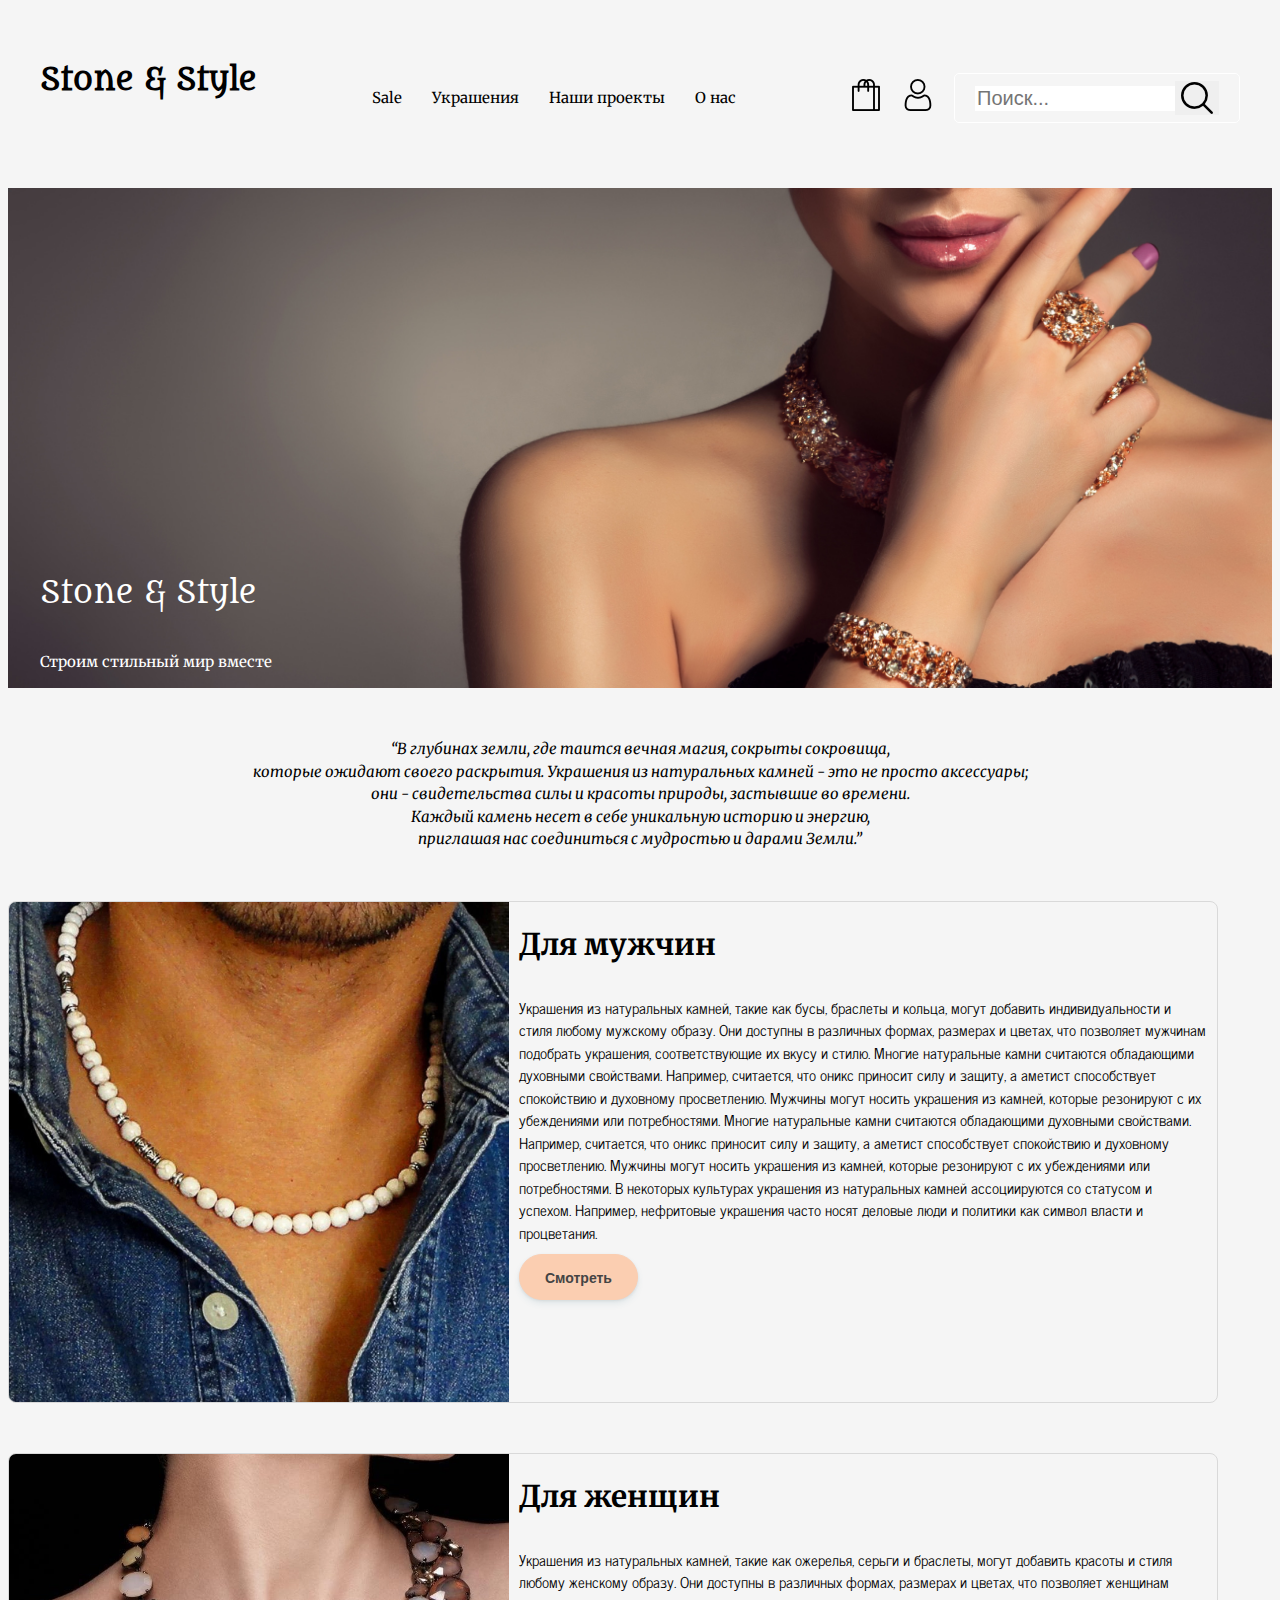
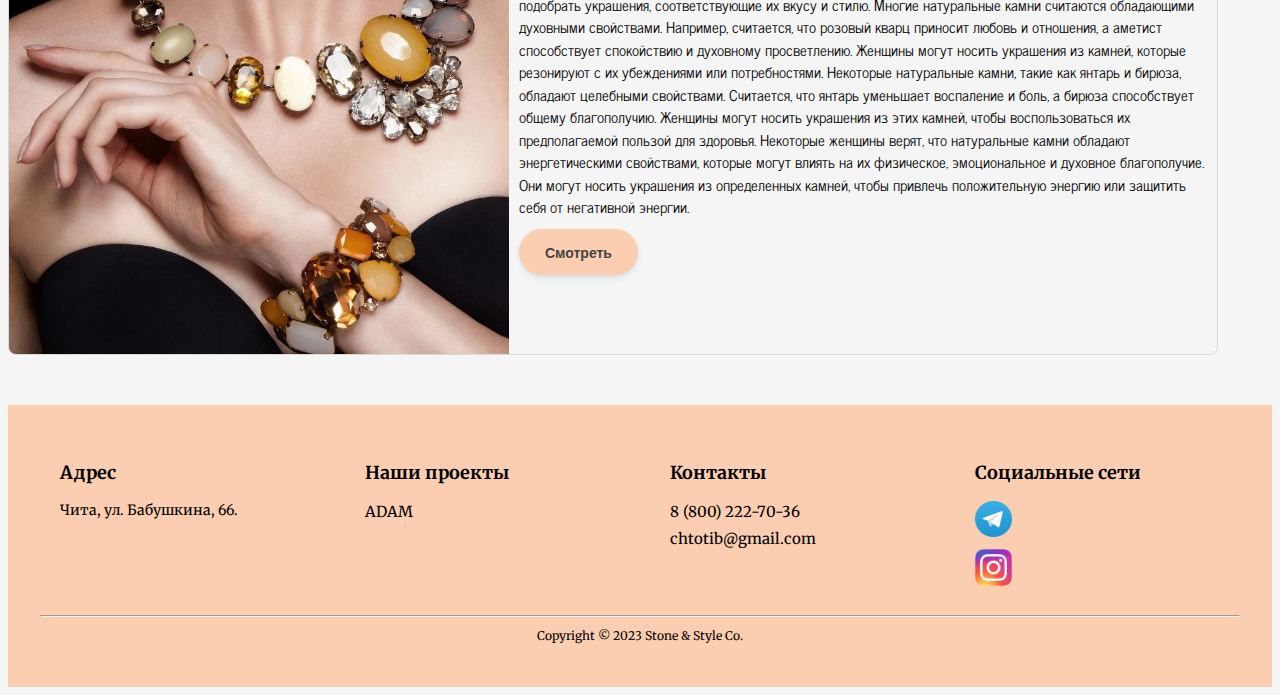
<file: УП/index.html>
<!DOCTYPE html>
<html lang="en">

<head>
    <meta charset="UTF-8">
    <meta name="viewport" content="width=device-width, initial-scale=1.0">
    <meta http-equiv="X-UA-Compatible" content="ie=edge">
    <title>Stone & Style Co.</title>
    <link rel="preconnect" href="https://fonts.googleapis.com">
    <link rel="preconnect" href="https://fonts.gstatic.com" crossorigin>
    <link href="https://fonts.googleapis.com/css2?family=Metamorphous&display=swap" rel="stylesheet">
    <link rel="preconnect" href="https://fonts.googleapis.com">
    <link rel="preconnect" href="https://fonts.gstatic.com" crossorigin>
    <link
        href="https://fonts.googleapis.com/css2?family=Merriweather:ital,wght@0,300;0,400;0,700;0,900;1,300;1,400;1,700;1,900&family=Metamorphous&display=swap"
        rel="stylesheet">
    <link rel="preconnect" href="https://fonts.googleapis.com">
    <link rel="preconnect" href="https://fonts.gstatic.com" crossorigin>
    <link
        href="https://fonts.googleapis.com/css2?family=Merriweather:ital,wght@0,300;0,400;0,700;0,900;1,300;1,400;1,700;1,900&family=Metamorphous&family=News+Cycle:wght@400;700&display=swap"
        rel="stylesheet">
    <link rel="stylesheet" href="CSS/style.css">
    <link rel="preconnect" href="https://fonts.googleapis.com">
    <link rel="preconnect" href="https://fonts.gstatic.com" crossorigin>
    <link
        href="https://fonts.googleapis.com/css2?family=Merriweather:ital,wght@0,300;0,400;0,700;0,900;1,300;1,400;1,700;1,900&family=Metamorphous&family=Michroma&family=News+Cycle:wght@400;700&display=swap"
        rel="stylesheet">
</head>

<body>
    <header class="header">
        <div class="container">
            <div class="header__inner">
                <a href="#" class="logo">
                    <h1>Stone & Style</h1>
                </a>
                <nav class="menu">
                    <ul class="menu__list">
                        <li class="menu__item"><a href="file:///C:/Users/Max/Desktop/УП/sale.html"
                                class="menu__link">Sale</a></li>
                        <li class="menu__item"><a href="file:///C:/Users/Max/Desktop/УП/jewerly.html"
                                class="menu__link">Украшения</a></li>
                        <li class="menu__item"><a href="#" class="menu__link">Наши проекты</a></li>
                        <li class="menu__item"><a href="#" class="menu__link">О нас</a></li>
                    </ul>
                </nav>
                <ul class="user-actions">
                    <li class="user-actions__item">
                        <a href="#" class="user-actions__link"><img src="IMG/shopping-bag.png" alt="shopping-bag"></a>
                    </li>
                    <li class="user-actions__item">
                        <a href="#" class="user-actions__link"><img src="IMG/user.png" alt="user"></a>
                    </li>
                    <li class="user-actions__item user-actions__item-search">
                        <div class="search-form">
                            <input class="search-form__txt" type="text" placeholder="Поиск...">
                            <button class="search-form__btn"><img class="search-form__image" src="IMG/search.png"
                                    alt=""></button>
                        </div>
                        <!--<search>
                            <form action="">
                                <input type="search">
                                <button type="submit"></button>
                            </form>
                        </search>-->
                    </li>
                </ul>
            </div>
        </div>
    </header>










    <main class="main">
        <section class="top">
            <div class="container">
                <div class="top__inner">
                    <h1 class="title">
                        Stone & Style
                    </h1>
                    <p class="text">
                        Строим стильный мир вместе
                    </p>
                </div>
            </div>
        </section>
        <blockquote class="blockquote">
            <p class="blockquote__text">
                “В глубинах земли, где таится вечная магия, сокрыты сокровища,<br>которые ожидают своего раскрытия.
                Украшения из натуральных камней - это не просто аксессуары;<br>они - свидетельства силы и красоты
                природы,
                застывшие во времени.<br>Каждый камень несет в себе уникальную историю и энергию,<br>приглашая нас
                соединиться
                с мудростью и дарами Земли.”
            </p>
        </blockquote>
    </main>










    <div class='contmeleft'>
        <img width='140px' src='IMG/men.jpg'>
        <h1>Для мужчин</h1>
        <p class="woman__text">Украшения из натуральных камней, такие как бусы, браслеты и кольца, могут добавить
            индивидуальности и стиля любому мужскому образу. Они доступны в различных формах, размерах и цветах, что
            позволяет мужчинам подобрать украшения, соответствующие их вкусу и стилю. Многие натуральные камни считаются
            обладающими духовными свойствами. Например, считается, что оникс приносит силу и защиту, а аметист
            способствует спокойствию и духовному просветлению. Мужчины могут носить украшения из камней, которые
            резонируют с их убеждениями или потребностями. Многие натуральные камни считаются обладающими духовными
            свойствами. Например, считается, что оникс приносит силу и защиту, а аметист способствует спокойствию и
            духовному просветлению. Мужчины могут носить украшения из камней, которые резонируют с их убеждениями или
            потребностями. В некоторых культурах украшения из натуральных камней ассоциируются со статусом и успехом.
            Например, нефритовые украшения часто носят деловые люди и политики как символ власти и процветания.</p>
        <button class="contmeleft__button">Смотреть</button>
    </div>










    <div class='contmeleft'>
        <img width='140px' src='IMG/woman.jpg'>
        <h1>Для женщин</h1>
        <p class="woman__text">Украшения из натуральных камней, такие как ожерелья, серьги и браслеты, могут добавить
            красоты и стиля любому женскому образу. Они доступны в различных формах, размерах и цветах, что позволяет
            женщинам подобрать украшения, соответствующие их вкусу и стилю. Многие натуральные камни считаются
            обладающими духовными свойствами. Например, считается, что розовый кварц приносит любовь и отношения, а
            аметист способствует спокойствию и духовному просветлению. Женщины могут носить украшения из камней, которые
            резонируют с их убеждениями или потребностями. Некоторые натуральные камни, такие как янтарь и бирюза,
            обладают целебными свойствами. Считается, что янтарь уменьшает воспаление и боль, а бирюза способствует
            общему благополучию. Женщины могут носить украшения из этих камней, чтобы воспользоваться их предполагаемой
            пользой для здоровья. Некоторые женщины верят, что натуральные камни обладают энергетическими свойствами,
            которые могут влиять на их физическое, эмоциональное и духовное благополучие. Они могут носить украшения из
            определенных камней, чтобы привлечь положительную энергию или защитить себя от негативной энергии.</p>
        <button class="contmeleft__button">Смотреть</button>
    </div>










    <footer class="footer">
        <div class="container">
            <div class="footer__inner">
                <div class="footer__column">
                    <h4>Адрес</h4>
                    <p>Чита, ул. Бабушкина, 66.</p>
                </div>
                <div class="footer__column">
                    <h4>Наши проекты</h4>
                    <ul>
                        <li><a href="#">ADAM</a></li>
                    </ul>
                </div>
                <div class="footer__column">
                    <h4 class="contacts">Контакты</h4>
                    <ul>
                        <li><a href="#">8 (800) 222-70-36</a></li>
                        <li><a href="#">chtotib@gmail.com</a></li>
                    </ul>
                </div>
                <div class="footer__column">
                    <h4>Социальные сети</h4>
                    <ul class="fip">
                        <li><a href="#"><img class="face" src="IMG/Telegram_logo.svg.webp" alt="Facebook"></a>
                        </li>
                        <li><a href="#"><img class="insta" src="IMG/Instagram_logo_2016.svg.png" alt="Instagram"></a>
                        </li>
                    </ul>
                </div>
            </div>
            <hr>
            <p class="footer__copyright">
                Copyright &copy; 2023 Stone & Style Co.
            </p>
        </div>
    </footer>










</body>

</html>
</file>
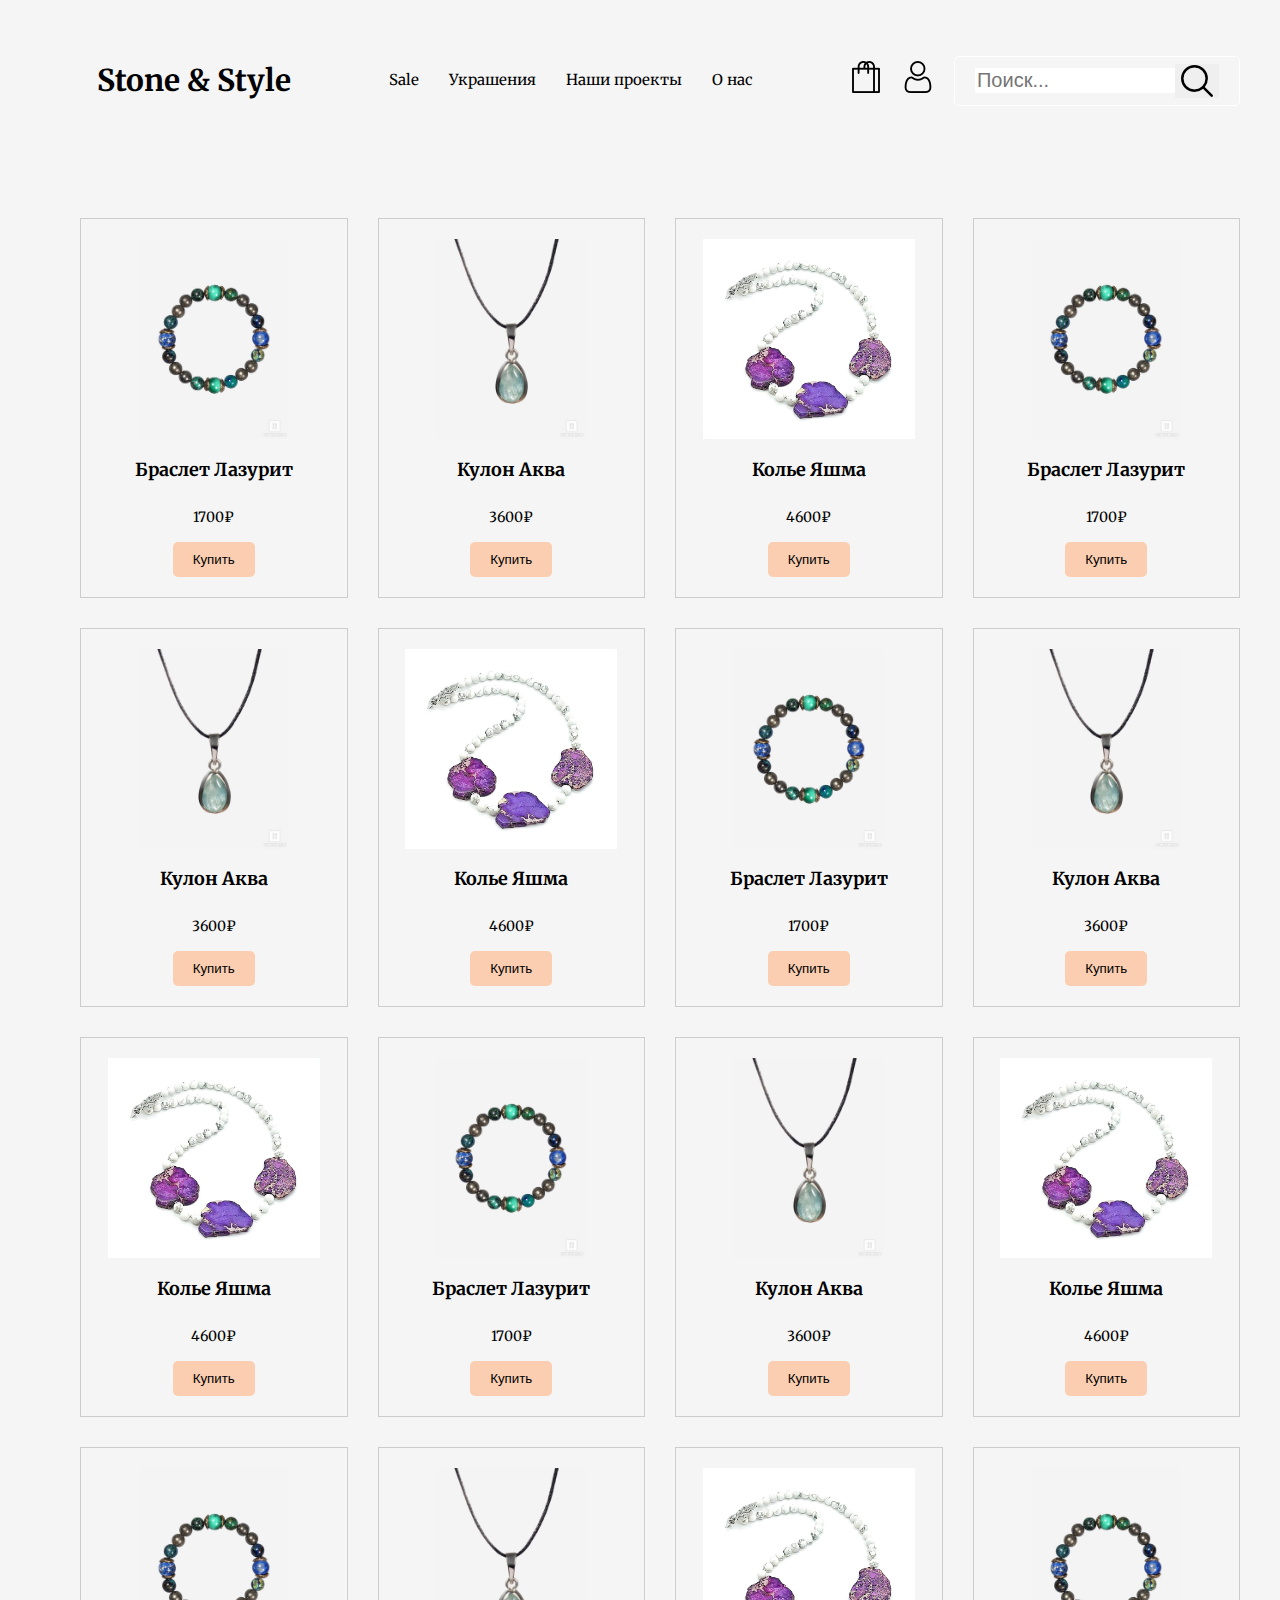
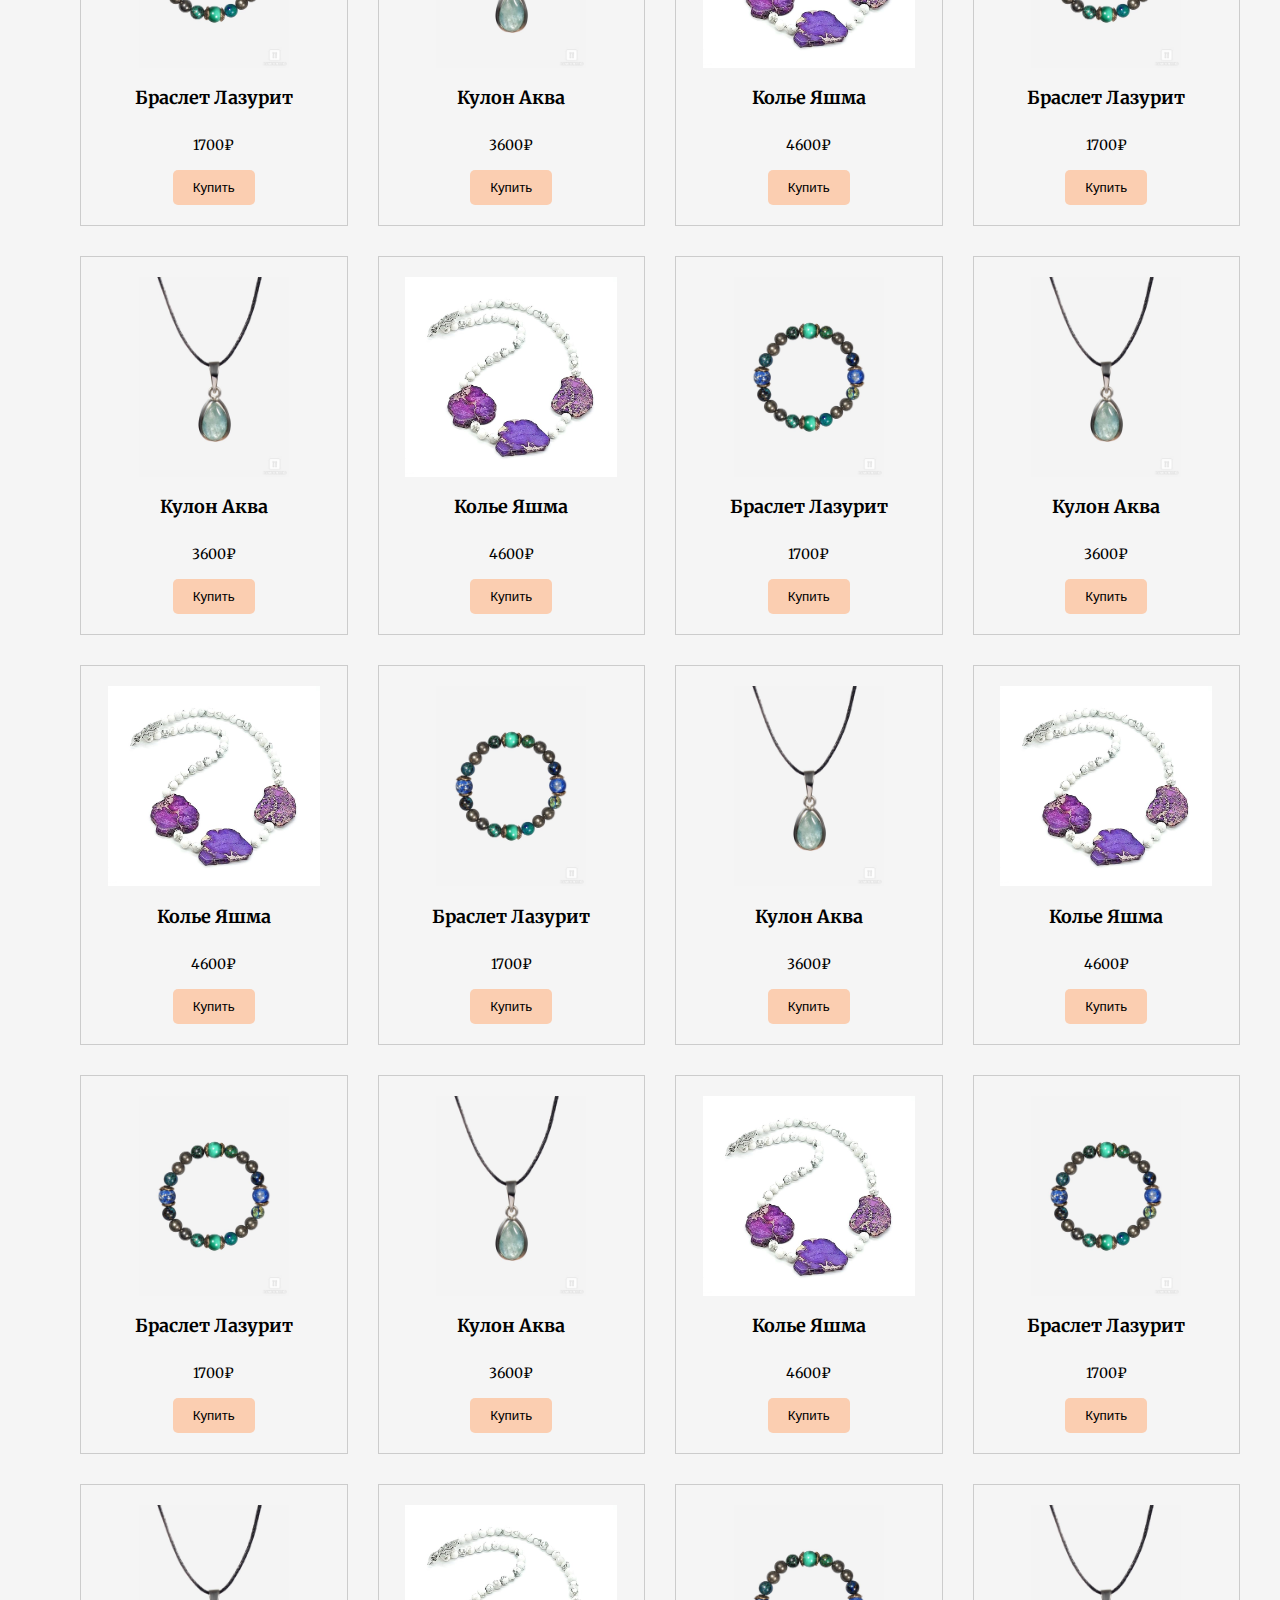
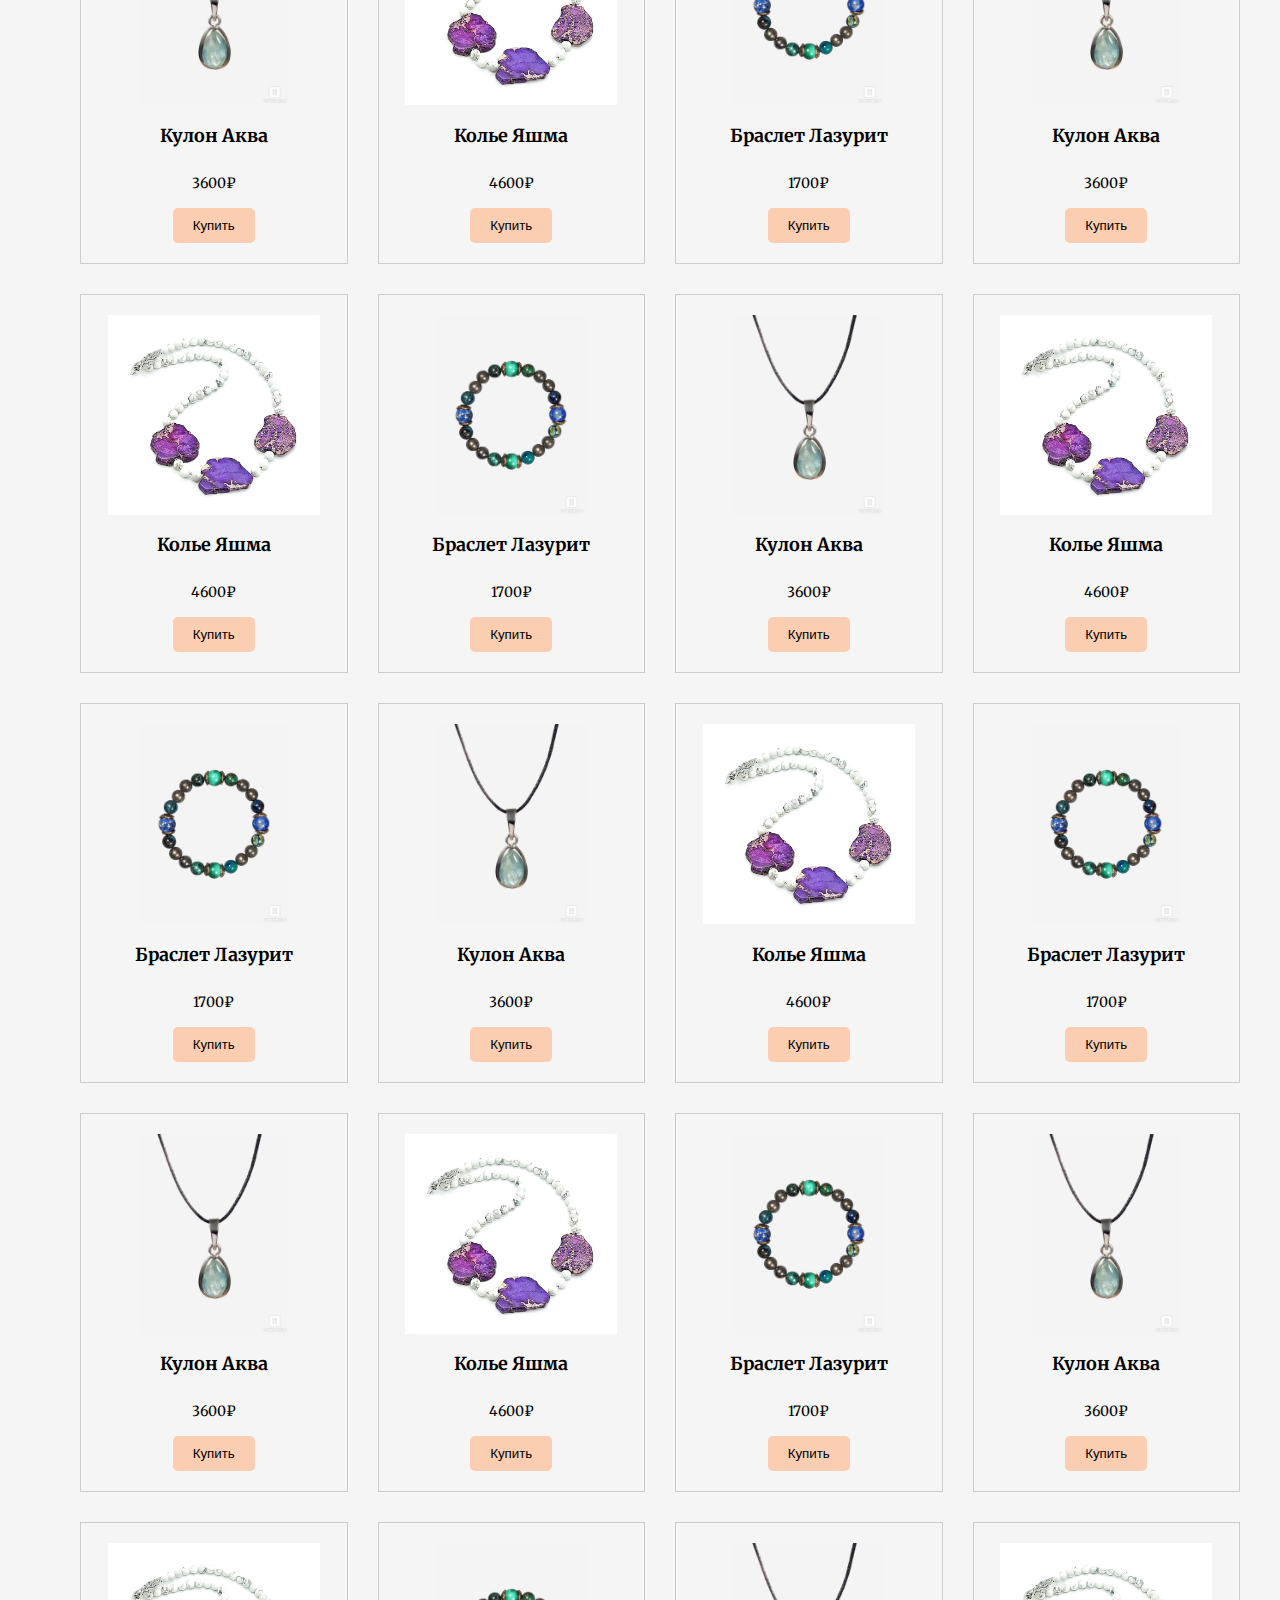
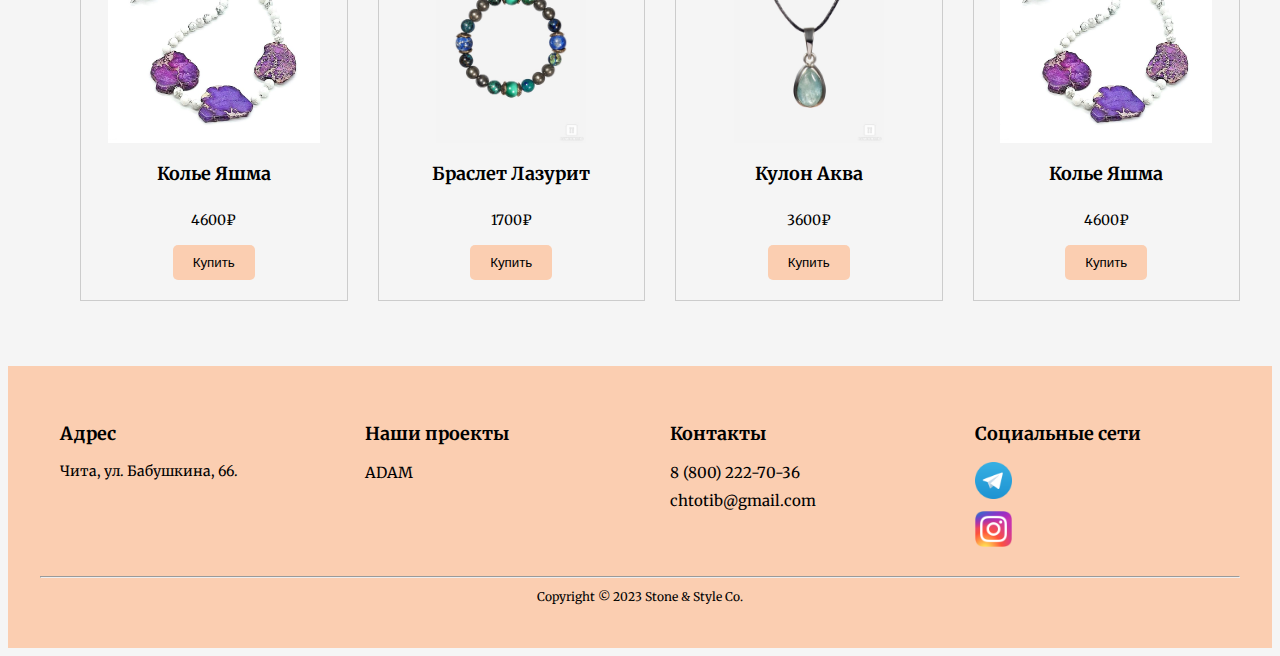
<file: УП/jewerly.html>
<!DOCTYPE html>
<html lang="en">

<head>
    <meta charset="UTF-8">
    <meta name="viewport" content="width=device-width, initial-scale=1.0">
    <title>Stone & Style Co.</title>
    <link rel="preconnect" href="https://fonts.googleapis.com">
    <link rel="preconnect" href="https://fonts.gstatic.com" crossorigin>
    <link href="https://fonts.googleapis.com/css2?family=Metamorphous&display=swap" rel="stylesheet">
    <link rel="preconnect" href="https://fonts.googleapis.com">
    <link rel="preconnect" href="https://fonts.gstatic.com" crossorigin>
    <link
        href="https://fonts.googleapis.com/css2?family=Merriweather:ital,wght@0,300;0,400;0,700;0,900;1,300;1,400;1,700;1,900&family=Metamorphous&display=swap"
        rel="stylesheet">
    <link rel="preconnect" href="https://fonts.googleapis.com">
    <link rel="preconnect" href="https://fonts.gstatic.com" crossorigin>
    <link
        href="https://fonts.googleapis.com/css2?family=Merriweather:ital,wght@0,300;0,400;0,700;0,900;1,300;1,400;1,700;1,900&family=Metamorphous&family=News+Cycle:wght@400;700&display=swap"
        rel="stylesheet">
    <link rel="stylesheet" href="CSS/jewerly.css">
    <link rel="preconnect" href="https://fonts.googleapis.com">
    <link rel="preconnect" href="https://fonts.gstatic.com" crossorigin>
    <link
        href="https://fonts.googleapis.com/css2?family=Merriweather:ital,wght@0,300;0,400;0,700;0,900;1,300;1,400;1,700;1,900&family=Metamorphous&family=Michroma&family=News+Cycle:wght@400;700&display=swap"
        rel="stylesheet">
</head>

<body>
    <header class="header">
        <div class="container">
            <div class="header__inner">
                <a href="#" class="logo">
                    <a href="file:///C:/Users/Max/Desktop/УП/index.html" class="menu__link">
                        <h1>Stone & Style</h1>
                    </a></li>
                </a>
                <nav class="menu">
                    <ul class="menu__list">
                        <li class="menu__item"><a href="#" class="menu__link">Sale</a></li>
                        <li class="menu__item"><a href="file:///C:/Users/Max/Desktop/УП/jewerly.html"
                                class="menu__link">Украшения</a></li>
                        <li class="menu__item"><a href="#" class="menu__link">Наши проекты</a></li>
                        <li class="menu__item"><a href="#" class="menu__link">О нас</a></li>
                    </ul>
                </nav>
                <ul class="user-actions">
                    <li class="user-actions__item">
                        <a href="#" class="user-actions__link"><img src="IMG/shopping-bag.png" alt="shopping-bag"></a>
                    </li>
                    <li class="user-actions__item">
                        <a href="#" class="user-actions__link"><img src="IMG/user.png" alt="user"></a>
                    </li>
                    <li class="user-actions__item user-actions__item-search">
                        <div class="search-form">
                            <input class="search-form__txt" type="text" placeholder="Поиск...">
                            <button class="search-form__btn"><img class="search-form__image" src="IMG/search.png"
                                    alt=""></button>
                        </div>
                        <!--<search>
                            <form action="">
                                <input type="search">
                                <button type="submit"></button>
                            </form>
                        </search>-->
                    </li>
                </ul>
            </div>
        </div>
    </header>








    <section class="catalog">
        <div class="container">
            <ul class="catalog__list">
                <li class="catalog__item">
                    <img src="IMG/браслет.jpeg" alt="Product 2">
                    <h4>Браслет Лазурит</h4>
                    <p>
                    <p class="www">1700₽</p>
                    <button>Купить</button>
                </li>
                <li class="catalog__item">
                    <img src="IMG/кулон.jpeg" alt="Product 3">
                    <h4>Кулон Аква</h4>
                    <p>
                    <p class="www">3600₽</p>
                    <button>Купить</button>
                </li>
                <li class="catalog__item">
                    <img src="IMG/колье.jpg" alt="Product 4">
                    <h4>Колье Яшма</h4>
                    <p>
                    <p class="www">4600₽</p>
                    <button>Купить</button>
                </li>
                <li class="catalog__item">
                    <img src="IMG/браслет.jpeg" alt="Product 2">
                    <h4>Браслет Лазурит</h4>
                    <p>
                    <p class="www">1700₽</p>
                    <button>Купить</button>
                </li>
                <li class="catalog__item">
                    <img src="IMG/кулон.jpeg" alt="Product 3">
                    <h4>Кулон Аква</h4>
                    <p>
                    <p class="www">3600₽</p>
                    <button>Купить</button>
                </li>
                <li class="catalog__item">
                    <img src="IMG/колье.jpg" alt="Product 4">
                    <h4>Колье Яшма</h4>
                    <p>
                    <p class="www">4600₽</p>
                    <button>Купить</button>
                </li>
                <li class="catalog__item">
                    <img src="IMG/браслет.jpeg" alt="Product 2">
                    <h4>Браслет Лазурит</h4>
                    <p>
                    <p class="www">1700₽</p>
                    <button>Купить</button>
                </li>
                <li class="catalog__item">
                    <img src="IMG/кулон.jpeg" alt="Product 3">
                    <h4>Кулон Аква</h4>
                    <p>
                    <p class="www">3600₽</p>
                    <button>Купить</button>
                </li>
                <li class="catalog__item">
                    <img src="IMG/колье.jpg" alt="Product 4">
                    <h4>Колье Яшма</h4>
                    <p>
                    <p class="www">4600₽</p>
                    <button>Купить</button>
                </li>
                <li class="catalog__item">
                    <img src="IMG/браслет.jpeg" alt="Product 2">
                    <h4>Браслет Лазурит</h4>
                    <p>
                    <p class="www">1700₽</p>
                    <button>Купить</button>
                </li>
                <li class="catalog__item">
                    <img src="IMG/кулон.jpeg" alt="Product 3">
                    <h4>Кулон Аква</h4>
                    <p>
                    <p class="www">3600₽</p>
                    <button>Купить</button>
                </li>
                <li class="catalog__item">
                    <img src="IMG/колье.jpg" alt="Product 4">
                    <h4>Колье Яшма</h4>
                    <p>
                    <p class="www">4600₽</p>
                    <button>Купить</button>
                </li>
                <li class="catalog__item">
                    <img src="IMG/браслет.jpeg" alt="Product 2">
                    <h4>Браслет Лазурит</h4>
                    <p>
                    <p class="www">1700₽</p>
                    <button>Купить</button>
                </li>
                <li class="catalog__item">
                    <img src="IMG/кулон.jpeg" alt="Product 3">
                    <h4>Кулон Аква</h4>
                    <p>
                    <p class="www">3600₽</p>
                    <button>Купить</button>
                </li>
                <li class="catalog__item">
                    <img src="IMG/колье.jpg" alt="Product 4">
                    <h4>Колье Яшма</h4>
                    <p>
                    <p class="www">4600₽</p>
                    <button>Купить</button>
                </li>
                <li class="catalog__item">
                    <img src="IMG/браслет.jpeg" alt="Product 2">
                    <h4>Браслет Лазурит</h4>
                    <p>
                    <p class="www">1700₽</p>
                    <button>Купить</button>
                </li>
                <li class="catalog__item">
                    <img src="IMG/кулон.jpeg" alt="Product 3">
                    <h4>Кулон Аква</h4>
                    <p>
                    <p class="www">3600₽</p>
                    <button>Купить</button>
                </li>
                <li class="catalog__item">
                    <img src="IMG/колье.jpg" alt="Product 4">
                    <h4>Колье Яшма</h4>
                    <p>
                    <p class="www">4600₽</p>
                    <button>Купить</button>
                </li>
                <li class="catalog__item">
                    <img src="IMG/браслет.jpeg" alt="Product 2">
                    <h4>Браслет Лазурит</h4>
                    <p>
                    <p class="www">1700₽</p>
                    <button>Купить</button>
                </li>
                <li class="catalog__item">
                    <img src="IMG/кулон.jpeg" alt="Product 3">
                    <h4>Кулон Аква</h4>
                    <p>
                    <p class="www">3600₽</p>
                    <button>Купить</button>
                </li>
                <li class="catalog__item">
                    <img src="IMG/колье.jpg" alt="Product 4">
                    <h4>Колье Яшма</h4>
                    <p>
                    <p class="www">4600₽</p>
                    <button>Купить</button>
                </li>
                <li class="catalog__item">
                    <img src="IMG/браслет.jpeg" alt="Product 2">
                    <h4>Браслет Лазурит</h4>
                    <p>
                    <p class="www">1700₽</p>
                    <button>Купить</button>
                </li>
                <li class="catalog__item">
                    <img src="IMG/кулон.jpeg" alt="Product 3">
                    <h4>Кулон Аква</h4>
                    <p>
                    <p class="www">3600₽</p>
                    <button>Купить</button>
                </li>
                <li class="catalog__item">
                    <img src="IMG/колье.jpg" alt="Product 4">
                    <h4>Колье Яшма</h4>
                    <p>
                    <p class="www">4600₽</p>
                    <button>Купить</button>
                </li>
                <li class="catalog__item">
                    <img src="IMG/браслет.jpeg" alt="Product 2">
                    <h4>Браслет Лазурит</h4>
                    <p>
                    <p class="www">1700₽</p>
                    <button>Купить</button>
                </li>
                <li class="catalog__item">
                    <img src="IMG/кулон.jpeg" alt="Product 3">
                    <h4>Кулон Аква</h4>
                    <p>
                    <p class="www">3600₽</p>
                    <button>Купить</button>
                </li>
                <li class="catalog__item">
                    <img src="IMG/колье.jpg" alt="Product 4">
                    <h4>Колье Яшма</h4>
                    <p>
                    <p class="www">4600₽</p>
                    <button>Купить</button>
                </li>
                <li class="catalog__item">
                    <img src="IMG/браслет.jpeg" alt="Product 2">
                    <h4>Браслет Лазурит</h4>
                    <p>
                    <p class="www">1700₽</p>
                    <button>Купить</button>
                </li>
                <li class="catalog__item">
                    <img src="IMG/кулон.jpeg" alt="Product 3">
                    <h4>Кулон Аква</h4>
                    <p>
                    <p class="www">3600₽</p>
                    <button>Купить</button>
                </li>
                <li class="catalog__item">
                    <img src="IMG/колье.jpg" alt="Product 4">
                    <h4>Колье Яшма</h4>
                    <p>
                    <p class="www">4600₽</p>
                    <button>Купить</button>
                </li>
                <li class="catalog__item">
                    <img src="IMG/браслет.jpeg" alt="Product 2">
                    <h4>Браслет Лазурит</h4>
                    <p>
                    <p class="www">1700₽</p>
                    <button>Купить</button>
                </li>
                <li class="catalog__item">
                    <img src="IMG/кулон.jpeg" alt="Product 3">
                    <h4>Кулон Аква</h4>
                    <p>
                    <p class="www">3600₽</p>
                    <button>Купить</button>
                </li>
                <li class="catalog__item">
                    <img src="IMG/колье.jpg" alt="Product 4">
                    <h4>Колье Яшма</h4>
                    <p>
                    <p class="www">4600₽</p>
                    <button>Купить</button>
                </li>
                <li class="catalog__item">
                    <img src="IMG/браслет.jpeg" alt="Product 2">
                    <h4>Браслет Лазурит</h4>
                    <p>
                    <p class="www">1700₽</p>
                    <button>Купить</button>
                </li>
                <li class="catalog__item">
                    <img src="IMG/кулон.jpeg" alt="Product 3">
                    <h4>Кулон Аква</h4>
                    <p>
                    <p class="www">3600₽</p>
                    <button>Купить</button>
                </li>
                <li class="catalog__item">
                    <img src="IMG/колье.jpg" alt="Product 4">
                    <h4>Колье Яшма</h4>
                    <p>
                    <p class="www">4600₽</p>
                    <button>Купить</button>
                </li>
                <li class="catalog__item">
                    <img src="IMG/браслет.jpeg" alt="Product 2">
                    <h4>Браслет Лазурит</h4>
                    <p>
                    <p class="www">1700₽</p>
                    <button>Купить</button>
                </li>
                <li class="catalog__item">
                    <img src="IMG/кулон.jpeg" alt="Product 3">
                    <h4>Кулон Аква</h4>
                    <p>
                    <p class="www">3600₽</p>
                    <button>Купить</button>
                </li>
                <li class="catalog__item">
                    <img src="IMG/колье.jpg" alt="Product 4">
                    <h4>Колье Яшма</h4>
                    <p>
                    <p class="www">4600₽</p>
                    <button>Купить</button>
                </li>
                <li class="catalog__item">
                    <img src="IMG/браслет.jpeg" alt="Product 2">
                    <h4>Браслет Лазурит</h4>
                    <p>
                    <p class="www">1700₽</p>
                    <button>Купить</button>
                </li>
                <li class="catalog__item">
                    <img src="IMG/кулон.jpeg" alt="Product 3">
                    <h4>Кулон Аква</h4>
                    <p>
                    <p class="www">3600₽</p>
                    <button>Купить</button>
                </li>
                <li class="catalog__item">
                    <img src="IMG/колье.jpg" alt="Product 4">
                    <h4>Колье Яшма</h4>
                    <p>
                    <p class="www">4600₽</p>
                    <button>Купить</button>
                </li>
                <li class="catalog__item">
                    <img src="IMG/браслет.jpeg" alt="Product 2">
                    <h4>Браслет Лазурит</h4>
                    <p>
                    <p class="www">1700₽</p>
                    <button>Купить</button>
                </li>
                <li class="catalog__item">
                    <img src="IMG/кулон.jpeg" alt="Product 3">
                    <h4>Кулон Аква</h4>
                    <p>
                    <p class="www">3600₽</p>
                    <button>Купить</button>
                </li>
                <li class="catalog__item">
                    <img src="IMG/колье.jpg" alt="Product 4">
                    <h4>Колье Яшма</h4>
                    <p>
                    <p class="www">4600₽</p>
                    <button>Купить</button>
                </li>
                <li class="catalog__item">
                    <img src="IMG/браслет.jpeg" alt="Product 2">
                    <h4>Браслет Лазурит</h4>
                    <p>
                    <p class="www">1700₽</p>
                    <button>Купить</button>
                </li>
                <li class="catalog__item">
                    <img src="IMG/кулон.jpeg" alt="Product 3">
                    <h4>Кулон Аква</h4>
                    <p>
                    <p class="www">3600₽</p>
                    <button>Купить</button>
                </li>
                <li class="catalog__item">
                    <img src="IMG/колье.jpg" alt="Product 4">
                    <h4>Колье Яшма</h4>
                    <p>
                    <p class="www">4600₽</p>
                    <button>Купить</button>
                </li>
            </ul>
        </div>
    </section>









    <footer class="footer">
        <div class="container">
            <div class="footer__inner">
                <div class="footer__column">
                    <h4>Адрес</h4>
                    <p>Чита, ул. Бабушкина, 66.</p>
                </div>
                <div class="footer__column">
                    <h4>Наши проекты</h4>
                    <ul>
                        <li><a href="#">ADAM</a></li>
                    </ul>
                </div>
                <div class="footer__column">
                    <h4 class="contacts">Контакты</h4>
                    <ul>
                        <li><a href="#">8 (800) 222-70-36</a></li>
                        <li><a href="#">chtotib@gmail.com</a></li>
                    </ul>
                </div>
                <div class="footer__column">
                    <h4>Социальные сети</h4>
                    <ul class="fip">
                        <li><a href="#"><img class="face" src="IMG/Telegram_logo.svg.webp" alt="Facebook"></a>
                        </li>
                        <li><a href="#"><img class="insta" src="IMG/Instagram_logo_2016.svg.png" alt="Instagram"></a>
                        </li>
                    </ul>
                </div>
            </div>
            <hr>
            <p class="footer__copyright">
                Copyright &copy; 2023 Stone & Style Co.
            </p>
        </div>
    </footer>
</body>

</html>
</file>
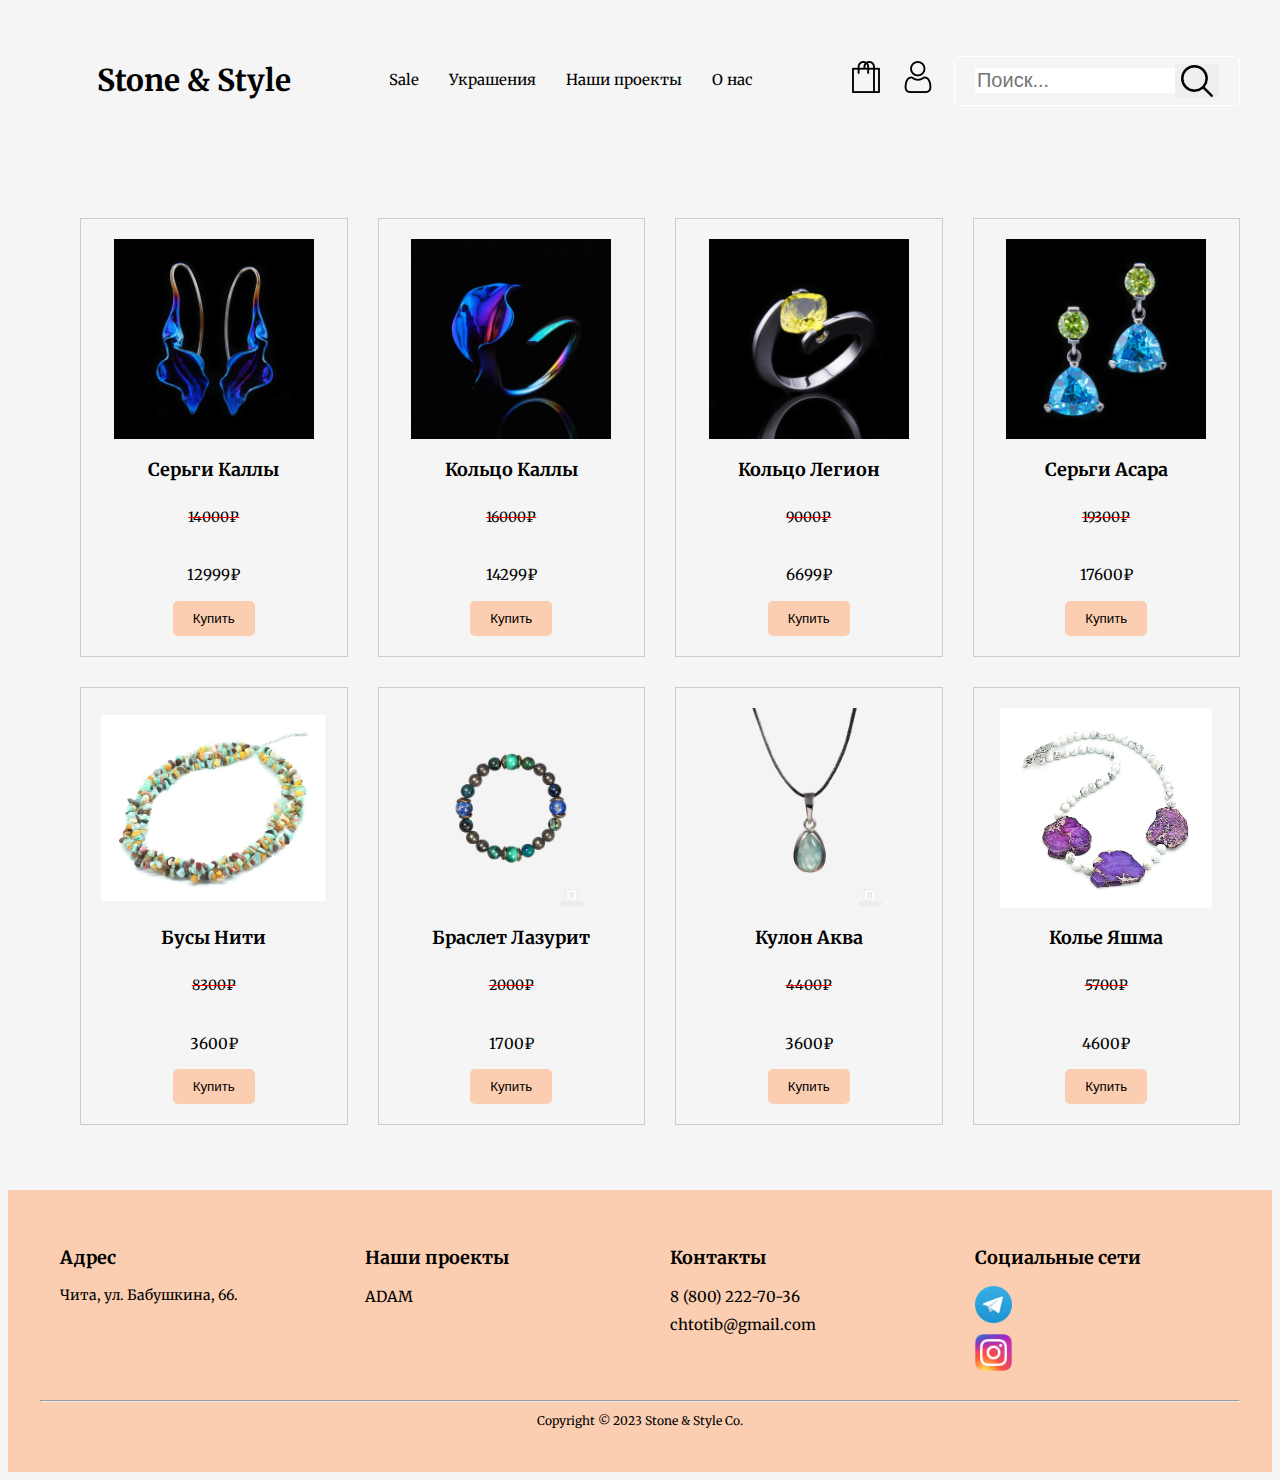
<file: УП/sale.html>
<!DOCTYPE html>
<html lang="en">

<head>
    <meta charset="UTF-8">
    <meta name="viewport" content="width=device-width, initial-scale=1.0">
    <title>Stone & Style Co.</title>
    <link rel="preconnect" href="https://fonts.googleapis.com">
    <link rel="preconnect" href="https://fonts.gstatic.com" crossorigin>
    <link href="https://fonts.googleapis.com/css2?family=Metamorphous&display=swap" rel="stylesheet">
    <link rel="preconnect" href="https://fonts.googleapis.com">
    <link rel="preconnect" href="https://fonts.gstatic.com" crossorigin>
    <link
        href="https://fonts.googleapis.com/css2?family=Merriweather:ital,wght@0,300;0,400;0,700;0,900;1,300;1,400;1,700;1,900&family=Metamorphous&display=swap"
        rel="stylesheet">
    <link rel="preconnect" href="https://fonts.googleapis.com">
    <link rel="preconnect" href="https://fonts.gstatic.com" crossorigin>
    <link
        href="https://fonts.googleapis.com/css2?family=Merriweather:ital,wght@0,300;0,400;0,700;0,900;1,300;1,400;1,700;1,900&family=Metamorphous&family=News+Cycle:wght@400;700&display=swap"
        rel="stylesheet">
    <link rel="stylesheet" href="CSS/reset.css">
    <link rel="preconnect" href="https://fonts.googleapis.com">
    <link rel="preconnect" href="https://fonts.gstatic.com" crossorigin>
    <link
        href="https://fonts.googleapis.com/css2?family=Merriweather:ital,wght@0,300;0,400;0,700;0,900;1,300;1,400;1,700;1,900&family=Metamorphous&family=Michroma&family=News+Cycle:wght@400;700&display=swap"
        rel="stylesheet">
</head>

<body>
    <header class="header">
        <div class="container">
            <div class="header__inner">
                <a href="#" class="logo">
                    <a href="file:///C:/Users/Max/Desktop/УП/index.html" class="menu__link">
                        <h1>Stone & Style</h1>
                    </a></li>
                </a>
                <nav class="menu">
                    <ul class="menu__list">
                        <li class="menu__item"><a href="#" class="menu__link">Sale</a></li>
                        <li class="menu__item"><a href="file:///C:/Users/Max/Desktop/УП/jewerly.html" class="menu__link">Украшения</a></li>
                        <li class="menu__item"><a href="#" class="menu__link">Наши проекты</a></li>
                        <li class="menu__item"><a href="#" class="menu__link">О нас</a></li>
                    </ul>
                </nav>
                <ul class="user-actions">
                    <li class="user-actions__item">
                        <a href="#" class="user-actions__link"><img src="IMG/shopping-bag.png" alt="shopping-bag"></a>
                    </li>
                    <li class="user-actions__item">
                        <a href="#" class="user-actions__link"><img src="IMG/user.png" alt="user"></a>
                    </li>
                    <li class="user-actions__item user-actions__item-search">
                        <div class="search-form">
                            <input class="search-form__txt" type="text" placeholder="Поиск...">
                            <button class="search-form__btn"><img class="search-form__image" src="IMG/search.png"
                                    alt=""></button>
                        </div>
                        <!--<search>
                            <form action="">
                                <input type="search">
                                <button type="submit"></button>
                            </form>
                        </search>-->
                    </li>
                </ul>
            </div>
        </div>
    </header>








    <section class="catalog">
        <div class="container">
            <ul class="catalog__list">
                <li class="catalog__item">
                    <img src="IMG/серьги1.jpg" alt="Product 1">
                    <h4>Серьги Каллы</h4>
                    <p>
                    <p class="www">14000₽</p><br>12999₽</p>
                    <button>Купить</button>
                </li>
                <li class="catalog__item">
                    <img src="IMG/кольцо1.jpg" alt="Product 2">
                    <h4>Кольцо Каллы</h4>
                    <p>
                    <p class="www">16000₽</p><br>14299₽</p>
                    <button>Купить</button>
                </li>
                <li class="catalog__item">
                    <img src="IMG/кольцо2.jpg" alt="Product 3">
                    <h4>Кольцо Легион</h4>
                    <p>
                    <p class="www">9000₽</p><br>6699₽</p>
                    <button>Купить</button>
                </li>
                <li class="catalog__item">
                    <img src="IMG/серьги2.jpg" alt="Product 4">
                    <h4>Серьги Асара</h4>
                    <p>
                    <p class="www">19300₽</p><br>17600₽</p>
                    <button>Купить</button>
                </li>
                <li class="catalog__item">
                    <img src="IMG/бусы.jpg" alt="Product 1">
                    <h4>Бусы Нити</h4>
                    <p>
                    <p class="www">8300₽</p><br>3600₽</p>
                    <button>Купить</button>
                </li>
                <li class="catalog__item">
                    <img src="IMG/браслет.jpeg" alt="Product 2">
                    <h4>Браслет Лазурит</h4>
                    <p>
                    <p class="www">2000₽</p><br>1700₽</p>
                    <button>Купить</button>
                </li>
                <li class="catalog__item">
                    <img src="IMG/кулон.jpeg" alt="Product 3">
                    <h4>Кулон Аква</h4>
                    <p>
                    <p class="www">4400₽</p><br>3600₽</p>
                    <button>Купить</button>
                </li>
                <li class="catalog__item">
                    <img src="IMG/колье.jpg" alt="Product 4">
                    <h4>Колье Яшма</h4>
                    <p>
                    <p class="www">5700₽</p><br>4600₽</p>
                    <button>Купить</button>
                </li>
            </ul>
        </div>
    </section>









    <footer class="footer">
        <div class="container">
            <div class="footer__inner">
                <div class="footer__column">
                    <h4>Адрес</h4>
                    <p>Чита, ул. Бабушкина, 66.</p>
                </div>
                <div class="footer__column">
                    <h4>Наши проекты</h4>
                    <ul>
                        <li><a href="#">ADAM</a></li>
                    </ul>
                </div>
                <div class="footer__column">
                    <h4 class="contacts">Контакты</h4>
                    <ul>
                        <li><a href="#">8 (800) 222-70-36</a></li>
                        <li><a href="#">chtotib@gmail.com</a></li>
                    </ul>
                </div>
                <div class="footer__column">
                    <h4>Социальные сети</h4>
                    <ul class="fip">
                        <li><a href="#"><img class="face" src="IMG/Telegram_logo.svg.webp" alt="Facebook"></a>
                        </li>
                        <li><a href="#"><img class="insta" src="IMG/Instagram_logo_2016.svg.png" alt="Instagram"></a>
                        </li>
                    </ul>
                </div>
            </div>
            <hr>
            <p class="footer__copyright">
                Copyright &copy; 2023 Stone & Style Co.
            </p>
        </div>
    </footer>
</body>

</html>
</file>
<file: УП/CSS/style.css>
html {
    box-sizing: border-box;
}

*,
*::after,
*::before {
    box-sizing: inherit;
}

a {
    text-decoration: none;
    color: inherit;
}

ul {
    list-style: none;
}

.container {
    max-width: 1240px;
    margin: 0 auto;
    padding-left: 20px;
    padding-right: 20px;
}

body {
    background-color: #f5f5f5;
    color: #000;
    font-size: 15px;
    font-weight: 300;
    line-height: 1.5;
    font-family: "Merriweather", serif;
    font-weight: 400;
    font-style: normal;
}

.header__inner {
    display: flex;
    justify-content: space-between;
    align-items: center;
    padding: 30px 0;
    min-height: 140px;
}

.logo {
    margin-bottom: 35px;
    font-family: "Metamorphous", serif;
    font-weight: 400;
    font-style: normal;
}

.menu__list {
    display: flex;
    align-items: center;
    gap: 0 30px;
}

.user-actions {
    display: flex;
    align-items: center;
    gap: 0 20px;
}

.user-actions__item-search {
    margin-left: 0px;
}

.top {
    background-image: url(../IMG/bunner.jpg);
    background-repeat: no-repeat;
    background-position: bottom center;
    background-size: cover;
}

.top__inner {
    min-height: 500px;
    color: #fff;
    font-weight: 400;
    display: flex;
    flex-direction: column;
    justify-content: flex-end;
}

.title {
    font-family: "Metamorphous", serif;
    font-weight: 400;
    font-style: normal;
}

.top__title {
    font-size: 60px;
    font-family: "Metamorphous", serif;
    font-weight: 400;
    font-style: normal;
    margin-bottom: 20px;
}

.top__text {
    font-size: 24px;
    font-family: "Merriweather", serif;
    font-weight: 400;
    font-style: italic;
    margin-bottom: 48px;
}

.blockquote__text {
    text-align: center;
    font-family: "Merriweather", serif;
    font-weight: 400;
    font-style: italic;
    min-width: 704px;
    margin-top: 50px;
    margin-bottom: 50px;
}

.contmeleft {
    border-radius: 8px;
    width: 1210px;
    border: 1px solid #d9d9d9;
    overflow: hidden;
    margin-top: 50px;
    margin-bottom: 50px;
}

.contmeleft img {
    width: 500px;
    height: 500px;
    object-fit: cover;
    object-position: 0 70;

    margin-right: 10px;
    float: left;
}


.contmeleft p {
    overflow-wrap: normal;
    word-wrap: normal;
    word-break: normal;
    line-break: auto;
    -webkit-hyphens: none;
    -ms-hyphens: none;
    hyphens: none;

    padding: 10px;
    margin-left: 15px;
    display: block;
    font-weight: normal;
    font-size: 14px;
    margin: 2px 0 0 0;
    font-family: "News Cycle", sans-serif;
    font-weight: 400;
    font-style: normal;
    font-size: 15px;
}

.contmeleft__button {
    display: inline-block;
    box-sizing: border-box;
    padding: 0 25px;
    margin: 0 15px 15px 0;
    outline: none;
    border: 1px solid #FBCEB1;
    border-radius: 50px;
    height: 46px;
    line-height: 46px;
    font-size: 14px;
    font-weight: 600;
    text-decoration: none;
    color: #444;
    background-color: #FBCEB1;
    box-shadow: 0 4px 6px rgb(65 132 144 / 10%), 0 1px 3px rgb(0 0 0 / 8%);
    cursor: pointer;
    user-select: none;
    appearance: none;
    touch-action: manipulation;
    vertical-align: top;
    transition: box-shadow 0.2s;
}

.contmeleft__button:focus-visible {
    border: 1px solid #4c51f9;
    outline: none;
}

.contmeleft__button:hover {
    transition: all 0.2s;
    box-shadow: 0 7px 14px rgb(65 132 144 / 10%), 0 3px 6px rgb(0 0 0 / 8%);
}

.contmeleft__button:active {
    background-color: #808080;
}

.contmeleft__button:disabled {
    background-color: #eee;
    border-color: #eee;
    color: #444;
    cursor: not-allowed;
}

.footer {
    background-color: #FBCEB1;
    padding: 30px 0;
}

.footer__inner {
    display: grid;
    grid-template-columns: repeat(4, 1fr);
    gap: 20px;
}

.footer__column {
    padding: 0 20px;
}

.footer__column h4 {
    font-size: 18px;
    margin-bottom: 10px;
}

.footer__column p {
    font-size: 14px;
}

.footer__column ul {
    list-style-type: none;
    padding: 0;
}

.footer__column li {
    margin-bottom: 5px;
}

.footer__column a {
    text-decoration: none;
    color: #000;
}

.footer__column a:hover {
    color: #007bff;
}

.footer__copyright {
    text-align: center;
    font-size: 12px;
    margin-top: 10px;
}

.search-form {
    border: 1px solid tomato;
    display: inline-flex;
    padding: 0 20px;
    justify-content: space-between;
    align-items: center;
    height: 50px;
    border-radius: 5px;
    overflow: hidden;
    border-color: white;
}

.search-form__txt {
    border: none;
    width: 200px;
    outline: none;
    font-size: 20px;
    padding-right: 10px;
    border-color: transparent;
}

.search-form__btn {
    border: none;
    border-color: transparent;
}

.search-form__image {
    display: flex;
    align-items: center;
    justify-content: center;
    border-color: transparent;
    cursor: pointer;
}

.face {
    height: 15%;
    width: 15%;
}

.insta {
    height: 15%;
    width: 15%;
}
</file>
<file: УП/CSS/jewerly.css>
html {
    box-sizing: border-box;
}

*,
*::after,
*::before {
    box-sizing: inherit;
}

a {
    text-decoration: none;
    color: inherit;
}

ul {
    list-style: none;
}

.container {
    max-width: 1240px;
    margin: 0 auto;
    padding-left: 20px;
    padding-right: 20px;
}

body {
    background-color: #f5f5f5;
    color: #000;
    font-size: 15px;
    font-weight: 300;
    line-height: 1.5;
    font-family: "Merriweather", serif;
    font-weight: 400;
    font-style: normal;
}

.header__inner {
    display: flex;
    justify-content: space-between;
    align-items: center;
    padding: 30px 0;
    min-height: 140px;
}

.logo {
    margin-bottom: 35px;
    font-family: "Metamorphous", serif;
    font-weight: 400;
    font-style: normal;
}

.menu__list {
    display: flex;
    align-items: center;
    gap: 0 30px;
}

.user-actions {
    display: flex;
    align-items: center;
    gap: 0 20px;
}

.user-actions__item-search {
    margin-left: 0px;
}

.search-form {
    border: 1px solid tomato;
    display: inline-flex;
    padding: 0 20px;
    justify-content: space-between;
    align-items: center;
    height: 50px;
    border-radius: 5px;
    overflow: hidden;
    border-color: white;
}

.search-form__txt {
    border: none;
    width: 200px;
    outline: none;
    font-size: 20px;
    padding-right: 10px;
    border-color: transparent;
}

.search-form__btn {
    border: none;
    border-color: transparent;
}

.search-form__image {
    display: flex;
    align-items: center;
    justify-content: center;
    border-color: transparent;
    cursor: pointer;
}

.catalog {
    background-color: #f5f5f5;
    padding: 50px 0;
}

.catalog__list {
    display: grid;
    grid-template-columns: repeat(auto-fit, minmax(250px, 1fr));
    gap: 30px;
}

.catalog__item {
    border: 1px solid #ccc;
    padding: 20px;
    text-align: center;
}

.catalog__item img {
    width: 100%;
    height: 200px;
    object-fit: contain;
}

.catalog__item h4 {
    font-size: 18px;
    margin-top: 10px;
}

.catalog__item p {
    font-size: 14px;
    margin-top: 10px;
}

.catalog__item button {
    display: block;
    margin: 0 auto;
    padding: 10px 20px;
    background-color: #FBCEB1;
    color: #000000;
    border: none;
    border-radius: 5px;
    cursor: pointer;
}

.footer {
    background-color: #FBCEB1;
    padding: 30px 0;
}

.footer__inner {
    display: grid;
    grid-template-columns: repeat(4, 1fr);
    gap: 20px;
}

.footer__column {
    padding: 0 20px;
}

.footer__column h4 {
    font-size: 18px;
    margin-bottom: 10px;
}

.footer__column p {
    font-size: 14px;
}

.footer__column ul {
    list-style-type: none;
    padding: 0;
}

.footer__column li {
    margin-bottom: 5px;
}

.footer__column a {
    text-decoration: none;
    color: #000;
}

.footer__column a:hover {
    color: #007bff;
}

.footer__copyright {
    text-align: center;
    font-size: 12px;
    margin-top: 10px;
}

.face {
    height: 15%;
    width: 15%;
}

.insta {
    height: 15%;
    width: 15%;
}
</file>
